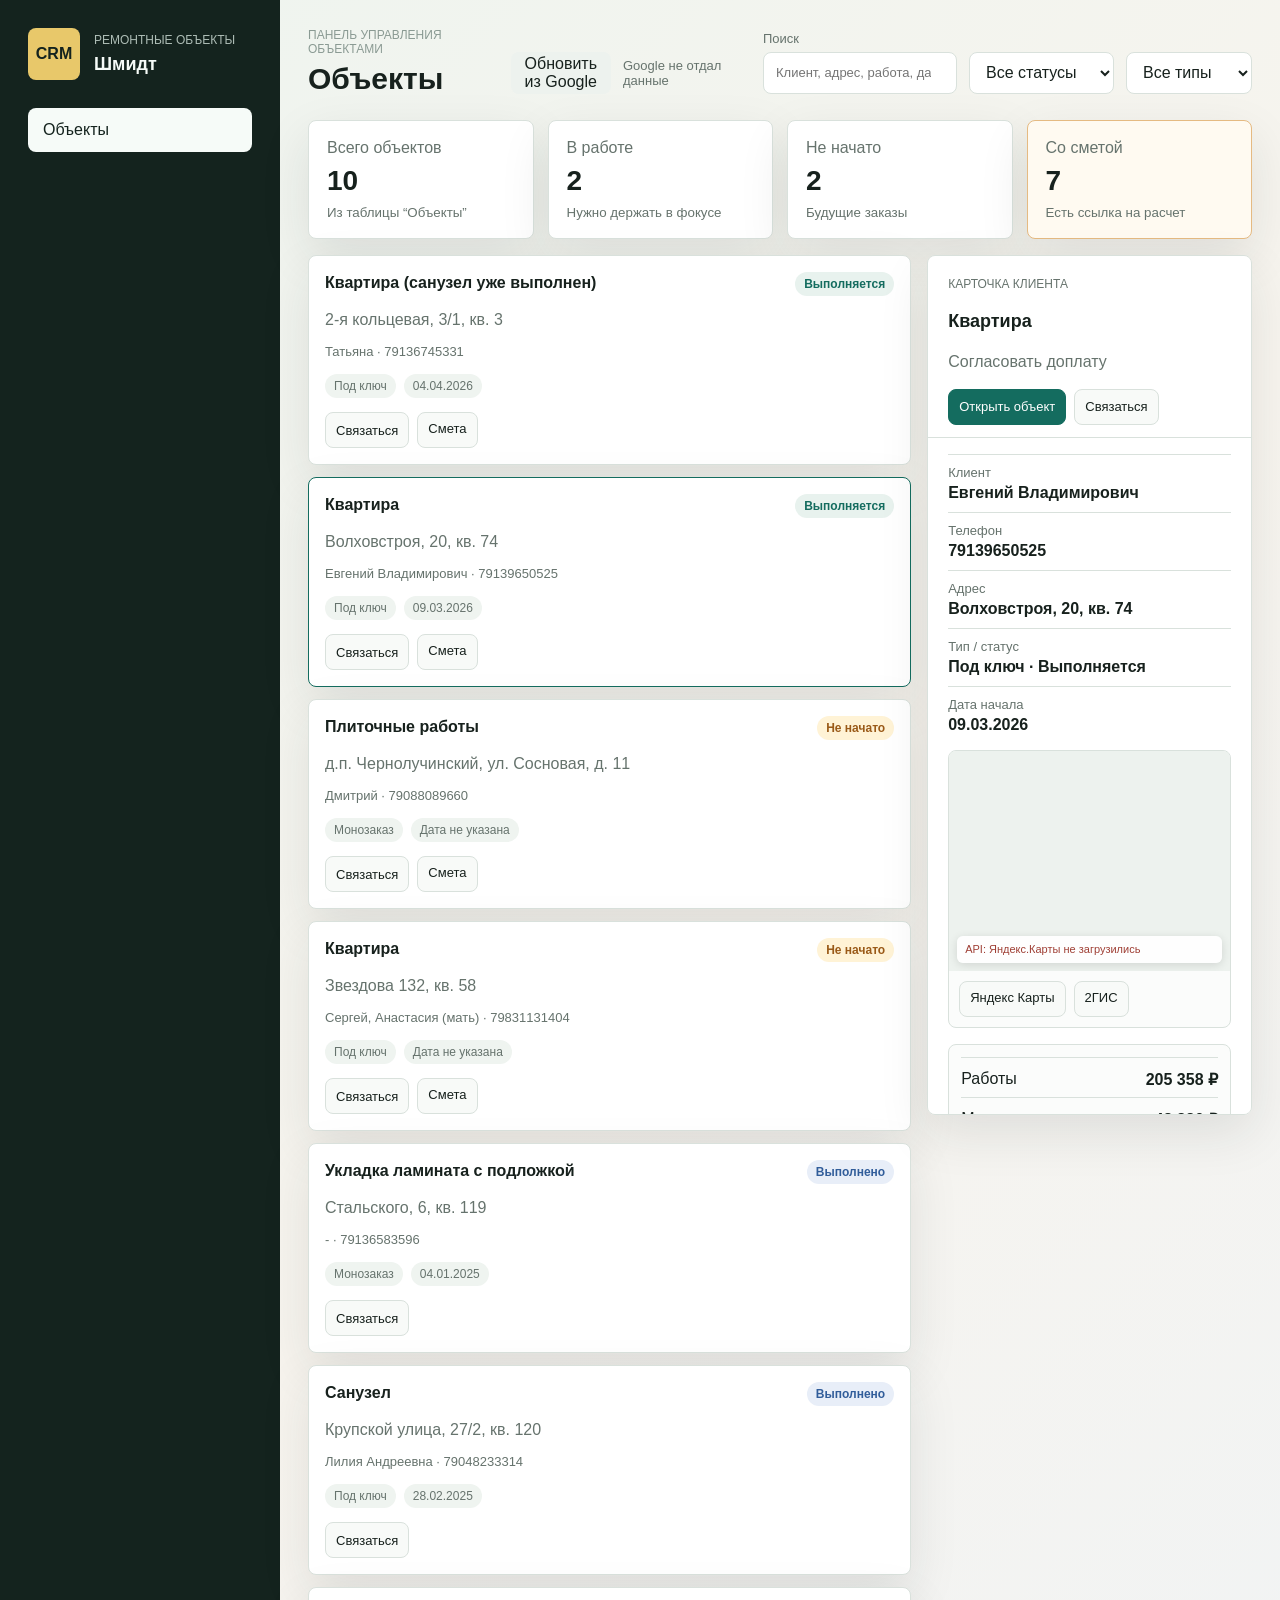
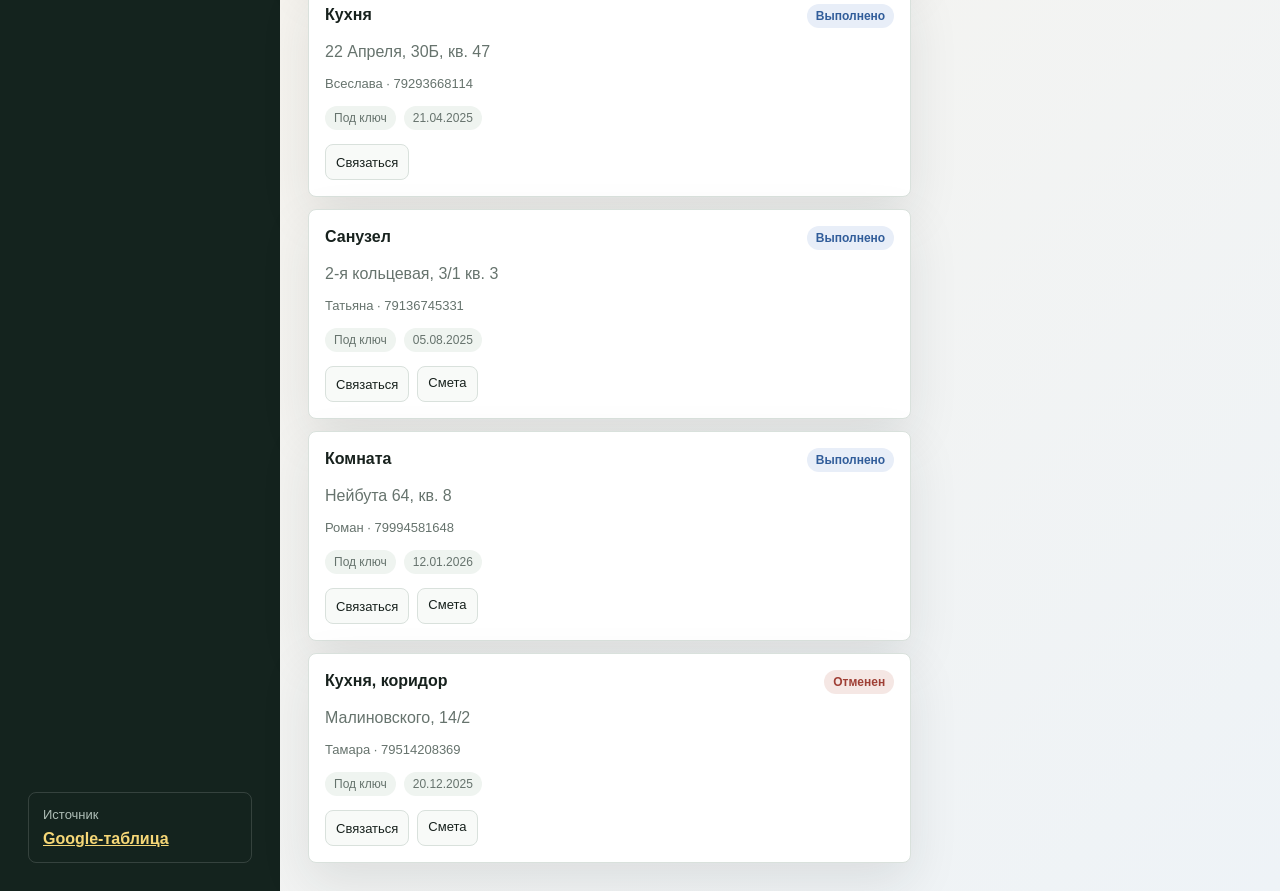
<file: index.html>
<!doctype html>
<html lang="ru">
  <head>
    <meta charset="UTF-8" />
    <meta name="viewport" content="width=device-width, initial-scale=1.0" />
    <title>CRM ремонта</title>
    <link rel="stylesheet" href="styles.css" />
  </head>
  <body>
    <div class="app-shell">
      <aside class="sidebar">
        <div class="brand">
          <div class="brand-mark">CRM</div>
          <div>
            <p class="eyebrow">Ремонтные объекты</p>
            <h1>Шмидт</h1>
          </div>
        </div>

        <nav class="nav" aria-label="Разделы CRM">
          <button class="nav-item active" data-view="objects" type="button">Объекты</button>
          <button class="nav-item object-nav" data-view="overview" type="button">Обзор</button>
          <button class="nav-item object-nav" data-view="rooms" type="button">Помещения</button>
          <button class="nav-item object-nav" data-view="works" type="button">Работы</button>
          <button class="nav-item object-nav" data-view="checks" type="button">Чеки</button>
        </nav>

        <div class="source-box">
          <span>Источник</span>
          <a href="https://docs.google.com/spreadsheets/d/1zVKZ6IrFY5RlruPvKlTjibdDbaqPr4kVgYNokngrAjU/edit" target="_blank" rel="noreferrer">Google-таблица</a>
        </div>
      </aside>

      <main class="workspace">
        <header class="topbar">
          <div>
            <p class="eyebrow" id="viewEyebrow">Панель управления объектами</p>
            <h2 id="viewTitle">Обзор</h2>
          </div>
          <div class="toolbar">
            <button class="ghost" id="syncGoogle" type="button">Обновить из Google</button>
            <span class="sync-status" id="syncStatus">Снимок данных</span>
            <label class="search">
              <span>Поиск</span>
              <input id="searchInput" type="search" placeholder="Клиент, адрес, работа, дата" />
            </label>
            <select id="statusFilter" aria-label="Фильтр статуса">
              <option value="all">Все статусы</option>
            </select>
            <select id="typeFilter" aria-label="Фильтр типа заказа">
              <option value="all">Все типы</option>
            </select>
          </div>
        </header>

        <section class="view active" id="objects">
          <div class="metric-grid object-metrics">
            <article class="metric">
              <span>Всего объектов</span>
              <strong id="objectsTotal">0</strong>
              <small>Из таблицы “Объекты”</small>
            </article>
            <article class="metric">
              <span>В работе</span>
              <strong id="activeObjects">0</strong>
              <small>Нужно держать в фокусе</small>
            </article>
            <article class="metric">
              <span>Не начато</span>
              <strong id="newObjects">0</strong>
              <small>Будущие заказы</small>
            </article>
            <article class="metric highlight">
              <span>Со сметой</span>
              <strong id="estimateObjects">0</strong>
              <small>Есть ссылка на расчет</small>
            </article>
          </div>

          <div class="objects-layout">
            <section class="objects-board" id="objectsBoard"></section>
            <aside class="client-panel" id="clientPanel"></aside>
          </div>
        </section>

        <section class="view" id="overview">
          <div class="metric-grid">
            <article class="metric">
              <span>Работы</span>
              <strong id="laborTotal">0 ₽</strong>
              <small>Сумма по всем помещениям</small>
            </article>
            <article class="metric">
              <span>Материалы</span>
              <strong id="materialsTotal">0 ₽</strong>
              <small>По чекам из таблицы</small>
            </article>
            <article class="metric">
              <span>Получено</span>
              <strong id="receivedTotal">0 ₽</strong>
              <small>Оплаты от клиента</small>
            </article>
            <article class="metric highlight">
              <span>Остаток</span>
              <strong id="balanceTotal">0 ₽</strong>
              <small>Получено минус работы и материалы</small>
            </article>
          </div>

          <div class="overview-grid">
            <section class="panel wide">
              <div class="panel-head">
                <h3>Финансы объекта</h3>
                <span id="paymentStatus">Статус</span>
              </div>
              <div class="progress-wrap">
                <div class="progress-labels">
                  <span>Затраты</span>
                  <strong id="costProgressLabel">0%</strong>
                </div>
                <div class="progress"><div id="costProgress"></div></div>
              </div>
              <div class="money-breakdown" id="moneyBreakdown"></div>
            </section>

            <section class="panel">
              <div class="panel-head">
                <h3>Помещения по сумме</h3>
              </div>
              <div class="room-bars" id="roomBars"></div>
            </section>
          </div>
        </section>

        <section class="view" id="rooms">
          <div class="room-grid" id="roomCards"></div>
        </section>

        <section class="view" id="works">
          <div class="works-board" id="worksBoard"></div>
        </section>

        <section class="view" id="checks">
          <div class="checks-layout">
            <section class="panel">
              <div class="panel-head">
                <h3>Расходы по чекам</h3>
                <span id="checksCount">0 чеков</span>
              </div>
              <div class="receipt-list" id="checksList"></div>
            </section>
            <section class="panel">
              <div class="panel-head">
                <h3>Календарь затрат</h3>
              </div>
              <div class="timeline" id="checksTimeline"></div>
            </section>
          </div>
        </section>
      </main>
    </div>

    <script src="app.js?v=5"></script>
  </body>
</html>
</file>
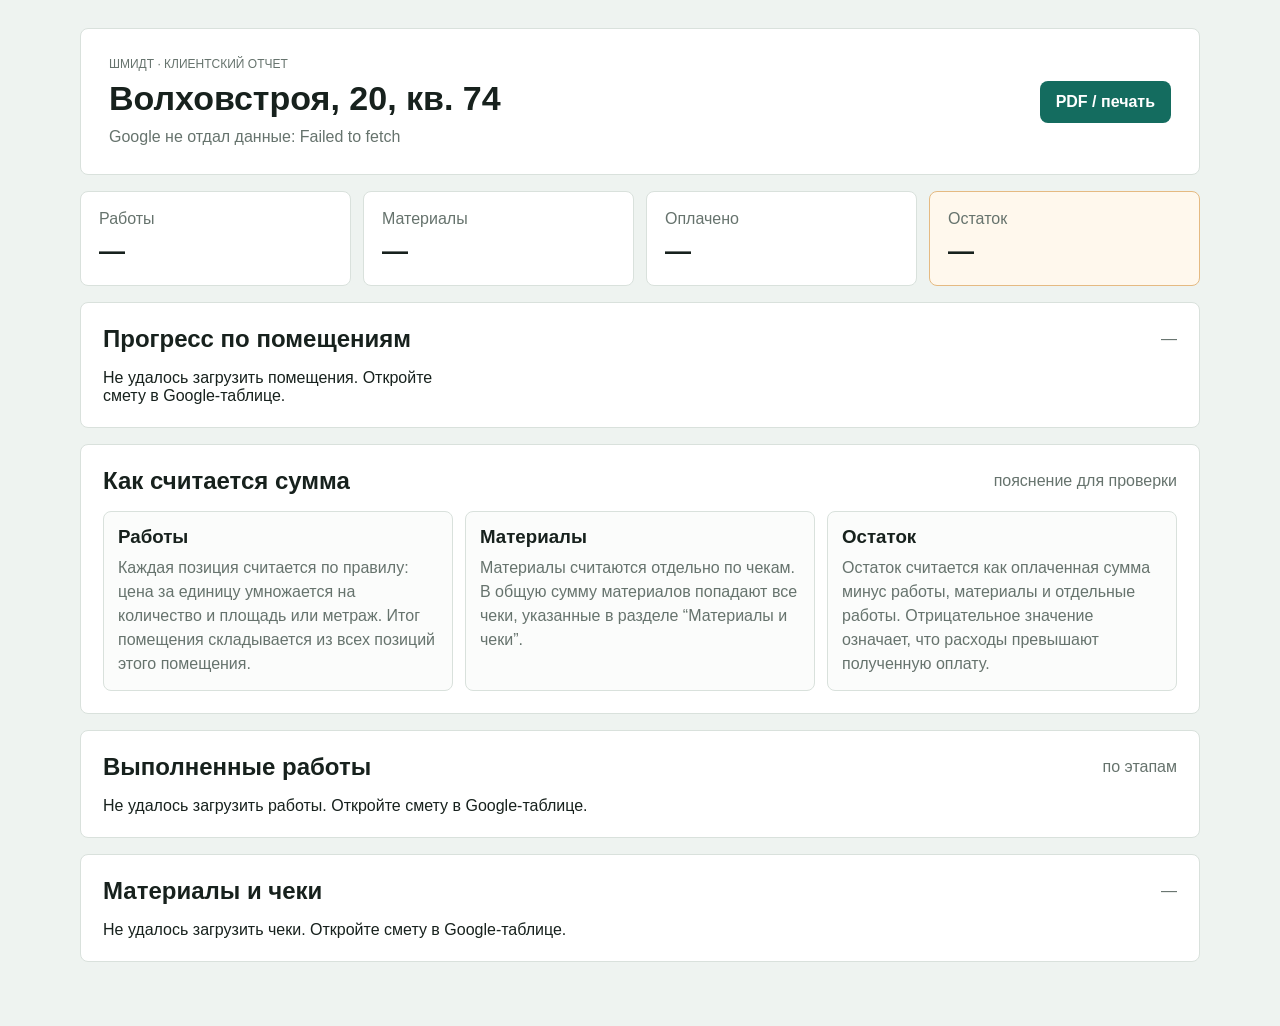
<file: client.html>
<!doctype html>
<html lang="ru">
  <head>
    <meta charset="UTF-8" />
    <meta name="viewport" content="width=device-width, initial-scale=1.0" />
    <title>Отчет клиента — Шмидт</title>
    <link rel="stylesheet" href="client.css" />
  </head>
  <body>
    <main class="client-report">
      <header class="report-hero">
        <div>
          <p class="eyebrow">Шмидт · клиентский отчет</p>
          <h1 id="reportTitle">Волховстроя, 20, кв. 74</h1>
          <p id="reportMeta">Квартира · Евгений Владимирович · обновляю данные...</p>
        </div>
        <button class="print-button" type="button" onclick="window.print()">PDF / печать</button>
      </header>

      <section class="summary-grid">
        <article>
          <span>Работы</span>
          <strong id="summaryLabor">—</strong>
        </article>
        <article>
          <span>Материалы</span>
          <strong id="summaryMaterials">—</strong>
        </article>
        <article>
          <span>Оплачено</span>
          <strong id="summaryReceived">—</strong>
        </article>
        <article class="attention">
          <span>Остаток</span>
          <strong id="summaryBalance">—</strong>
        </article>
      </section>

      <section class="report-section">
        <div class="section-head">
          <h2>Прогресс по помещениям</h2>
          <span id="roomsCount">—</span>
        </div>
        <div class="rooms" id="rooms"></div>
      </section>

      <section class="report-section">
        <div class="section-head">
          <h2>Как считается сумма</h2>
          <span>пояснение для проверки</span>
        </div>
        <div class="formula-notes">
          <article>
            <h3>Работы</h3>
            <p>Каждая позиция считается по правилу: цена за единицу умножается на количество и площадь или метраж. Итог помещения складывается из всех позиций этого помещения.</p>
          </article>
          <article>
            <h3>Материалы</h3>
            <p>Материалы считаются отдельно по чекам. В общую сумму материалов попадают все чеки, указанные в разделе “Материалы и чеки”.</p>
          </article>
          <article>
            <h3>Остаток</h3>
            <p>Остаток считается как оплаченная сумма минус работы, материалы и отдельные работы. Отрицательное значение означает, что расходы превышают полученную оплату.</p>
          </article>
        </div>
      </section>

      <section class="report-section">
        <div class="section-head">
          <h2>Выполненные работы</h2>
          <span>по этапам</span>
        </div>
        <div class="works" id="works"></div>
      </section>

      <section class="report-section">
        <div class="section-head">
          <h2>Материалы и чеки</h2>
          <span id="checksCount">—</span>
        </div>
        <div class="checks" id="checks"></div>
      </section>
    </main>

    <script src="crm-google.js?v=2"></script>
    <script src="client.js?v=2"></script>
  </body>
</html>
</file>
<file: styles.css>
:root {
  color-scheme: light;
  --ink: #17211d;
  --muted: #66736d;
  --line: #d9e1dc;
  --soft: #f5f7f2;
  --panel: #ffffff;
  --accent: #146c5f;
  --accent-2: #cf6f3e;
  --accent-3: #4169a8;
  --danger: #a34848;
  --shadow: 0 18px 50px rgba(31, 43, 37, 0.1);
}

* {
  box-sizing: border-box;
}

body {
  margin: 0;
  min-height: 100vh;
  background: linear-gradient(135deg, #eef4ef 0%, #f7f4ee 44%, #eef3f7 100%);
  color: var(--ink);
  font-family: Inter, "Segoe UI", Arial, sans-serif;
}

button,
input,
select {
  font: inherit;
}

a {
  color: inherit;
}

.app-shell {
  display: grid;
  grid-template-columns: 280px minmax(0, 1fr);
  min-height: 100vh;
}

.sidebar {
  background: #14231e;
  color: #f6fbf8;
  padding: 28px;
  display: flex;
  flex-direction: column;
  gap: 28px;
}

.brand {
  display: grid;
  grid-template-columns: 52px 1fr;
  gap: 14px;
  align-items: center;
}

.brand-mark {
  display: grid;
  place-items: center;
  width: 52px;
  height: 52px;
  border-radius: 8px;
  background: #e8c86a;
  color: #14231e;
  font-weight: 800;
}

.eyebrow {
  margin: 0 0 6px;
  color: #8a9a93;
  font-size: 12px;
  letter-spacing: 0;
  text-transform: uppercase;
}

.brand .eyebrow {
  color: #aebdb6;
}

h1,
h2,
h3 {
  margin: 0;
  letter-spacing: 0;
}

h1 {
  font-size: 18px;
  line-height: 1.25;
}

h2 {
  font-size: 30px;
}

h3 {
  font-size: 18px;
}

.nav {
  display: grid;
  gap: 8px;
}

.nav-item {
  border: 1px solid rgba(255, 255, 255, 0.08);
  border-radius: 8px;
  background: transparent;
  color: #d8e4de;
  padding: 12px 14px;
  text-align: left;
  cursor: pointer;
}

.nav-item.active,
.nav-item:hover {
  background: #f6fbf8;
  color: #14231e;
}

.object-nav {
  display: none;
}

.object-open .object-nav {
  display: block;
}

.source-box {
  margin-top: auto;
  border: 1px solid rgba(255, 255, 255, 0.14);
  border-radius: 8px;
  padding: 14px;
  display: grid;
  gap: 8px;
}

.source-box span {
  color: #aebdb6;
  font-size: 13px;
}

.source-box a {
  color: #f6d777;
  font-weight: 700;
}

.workspace {
  padding: 28px;
  min-width: 0;
}

.topbar {
  display: flex;
  justify-content: space-between;
  gap: 20px;
  align-items: center;
  margin-bottom: 24px;
}

.toolbar {
  display: flex;
  gap: 12px;
  align-items: end;
}

.back-button {
  display: none;
}

.object-open .back-button {
  display: inline-flex;
  align-items: center;
}

.sync-status {
  align-self: end;
  display: inline-flex;
  align-items: center;
  color: var(--muted);
  font-size: 13px;
  min-height: 42px;
  min-width: 128px;
}

.object-open #statusFilter,
.object-open #typeFilter {
  display: none;
}

.search {
  display: grid;
  gap: 6px;
  color: var(--muted);
  font-size: 13px;
}

input,
select {
  min-height: 42px;
  border: 1px solid var(--line);
  border-radius: 8px;
  background: #fff;
  color: var(--ink);
  padding: 0 12px;
}

.view {
  display: none;
}

.view.active {
  display: block;
}

.metric-grid {
  display: grid;
  grid-template-columns: repeat(4, minmax(0, 1fr));
  gap: 14px;
  margin-bottom: 16px;
}

.metric,
.panel {
  background: var(--panel);
  border: 1px solid var(--line);
  border-radius: 8px;
  box-shadow: var(--shadow);
}

.metric {
  padding: 18px;
  display: grid;
  gap: 8px;
}

.metric span,
.metric small {
  color: var(--muted);
}

.metric strong {
  font-size: 28px;
}

.metric.highlight {
  border-color: #e5ba82;
  background: #fffaf1;
}

.overview-grid {
  display: grid;
  grid-template-columns: minmax(0, 1.35fr) minmax(320px, 0.65fr);
  gap: 16px;
}

.objects-layout {
  display: grid;
  grid-template-columns: minmax(0, 1.3fr) minmax(320px, 0.7fr);
  gap: 16px;
  align-items: start;
}

.objects-board {
  display: grid;
  gap: 16px;
  align-self: start;
}

.status-lane {
  display: grid;
  gap: 10px;
}

.lane-title {
  display: flex;
  align-items: center;
  justify-content: space-between;
  gap: 12px;
}

.object-list {
  display: grid;
  grid-template-columns: repeat(auto-fit, minmax(310px, 1fr));
  grid-auto-rows: minmax(210px, auto);
  gap: 12px;
  align-items: stretch;
}

.unified-object-list {
  width: 100%;
}

.object-card,
.client-panel {
  background: #fff;
  border: 1px solid var(--line);
  border-radius: 8px;
  box-shadow: var(--shadow);
}

.object-card {
  padding: 16px;
  display: flex;
  flex-direction: column;
  gap: 12px;
  cursor: pointer;
  min-height: 210px;
  height: auto;
}

.object-card > .object-actions {
  margin-top: auto;
}

.object-card.active,
.object-card:hover {
  border-color: var(--accent);
}

.object-card h3 {
  font-size: 16px;
  line-height: 1.35;
}

.object-card-head {
  display: flex;
  justify-content: space-between;
  gap: 12px;
  align-items: flex-start;
}

.status-chip {
  border-radius: 999px;
  padding: 5px 9px;
  font-size: 12px;
  font-weight: 700;
  white-space: nowrap;
}

.status-active {
  background: #e8f2ee;
  color: #146c5f;
}

.status-new {
  background: #fff3d6;
  color: #9a5a18;
}

.status-done {
  background: #e8eef8;
  color: #315d9a;
}

.status-cancelled {
  background: #f5e7e4;
  color: #9f3f35;
}

.status-neutral {
  background: #eff4f0;
  color: var(--muted);
}

.object-card p,
.client-panel p {
  margin: 0;
  color: var(--muted);
  line-height: 1.45;
}

.client-line {
  font-size: 13px;
}

.object-meta {
  display: flex;
  flex-wrap: wrap;
  gap: 8px;
  align-items: flex-start;
}

.object-actions {
  display: flex;
  flex-wrap: wrap;
  gap: 8px;
  align-items: flex-start;
}

.action-link,
.action-button,
.contact-summary {
  border: 1px solid var(--line);
  border-radius: 8px;
  background: #f8faf8;
  color: var(--ink);
  min-height: 36px;
  padding: 8px 10px;
  text-decoration: none;
  font-size: 13px;
  cursor: pointer;
}

.action-link.primary {
  background: var(--accent);
  color: #fff;
  border-color: var(--accent);
}

.primary-action {
  background: var(--accent);
  color: #fff;
  border-color: var(--accent);
}

.client-main-actions {
  background: #fff;
  border-bottom: 1px solid var(--line);
  margin: 0 -20px;
  padding: 0 20px 12px;
}

.contact-menu {
  position: relative;
}

.contact-menu[open] .contact-summary {
  border-color: var(--accent);
}

.contact-summary {
  display: inline-flex;
  align-items: center;
  list-style: none;
}

.contact-summary::-webkit-details-marker {
  display: none;
}

.contact-options {
  position: absolute;
  z-index: 5;
  top: calc(100% + 6px);
  left: 0;
  min-width: 150px;
  background: #fff;
  border: 1px solid var(--line);
  border-radius: 8px;
  box-shadow: var(--shadow);
  padding: 6px;
  display: grid;
  gap: 4px;
}

.contact-options a {
  border-radius: 6px;
  color: var(--ink);
  padding: 9px 10px;
  text-decoration: none;
}

.contact-options a:hover {
  background: #edf2ee;
}

.client-panel {
  padding: 20px;
  align-self: start;
  position: sticky;
  top: 20px;
  max-height: calc(100vh - 40px);
  overflow: auto;
  display: grid;
  gap: 16px;
}

.client-panel h3 {
  line-height: 1.35;
}

.client-details {
  display: grid;
  gap: 10px;
}

.detail-row {
  display: grid;
  gap: 4px;
  border-top: 1px solid var(--line);
  padding-top: 10px;
}

.detail-row span {
  color: var(--muted);
  font-size: 13px;
}

.detail-row strong {
  overflow-wrap: anywhere;
}

.finance-mini {
  border: 1px solid var(--line);
  border-radius: 8px;
  padding: 12px;
  display: grid;
  gap: 8px;
  background: #fbfcfb;
}

.map-card {
  border: 1px solid var(--line);
  border-radius: 8px;
  overflow: hidden;
  background: #fbfcfb;
}

.map-frame {
  position: relative;
  height: 220px;
  overflow: hidden;
}

.yandex-map,
.map-canvas,
.map-card iframe {
  display: block;
  width: 100%;
  height: 100%;
  border: 0;
}

.yandex-map {
  position: relative;
  background: #edf2ee;
  color: var(--muted);
}

.map-canvas {
  position: absolute;
  inset: 0;
}

.map-loader {
  position: absolute;
  inset: 0;
  display: grid;
  place-items: center;
  background: #edf2ee;
  color: var(--muted);
  z-index: 2;
}

.map-loader[hidden] {
  display: none;
}

.map-fallback {
  display: grid;
  height: 100%;
  place-items: center;
  padding: 18px;
  color: var(--muted);
  text-align: center;
}

.map-debug {
  position: absolute;
  right: 8px;
  bottom: 8px;
  left: 8px;
  max-height: 72px;
  overflow: auto;
  border-radius: 6px;
  background: rgba(255, 255, 255, 0.92);
  color: #9f3f35;
  font-size: 11px;
  line-height: 1.35;
  padding: 6px 8px;
  box-shadow: 0 2px 10px rgba(0, 0, 0, 0.12);
}

.map-card .object-actions {
  padding: 10px;
}

.panel {
  padding: 20px;
}

.panel-head {
  display: flex;
  align-items: center;
  justify-content: space-between;
  gap: 12px;
  margin-bottom: 16px;
}

.panel-head span {
  color: var(--accent);
  font-weight: 700;
}

.progress-wrap {
  display: grid;
  gap: 8px;
  margin-bottom: 18px;
}

.progress-labels,
.breakdown-row,
.room-total,
.receipt-row {
  display: flex;
  justify-content: space-between;
  gap: 12px;
  align-items: center;
}

.progress {
  height: 14px;
  background: #e5ebe7;
  border-radius: 999px;
  overflow: hidden;
}

.progress div {
  width: 0;
  height: 100%;
  background: linear-gradient(90deg, var(--accent), var(--accent-2));
}

.money-breakdown,
.room-bars,
.receipt-list,
.timeline {
  display: grid;
  gap: 12px;
}

.breakdown-row {
  border-top: 1px solid var(--line);
  padding-top: 12px;
}

.bar-row {
  display: grid;
  gap: 6px;
}

.bar-meta {
  display: flex;
  justify-content: space-between;
  gap: 12px;
  font-size: 14px;
}

.bar-track {
  height: 10px;
  background: #e9eee9;
  border-radius: 999px;
  overflow: hidden;
}

.bar-fill {
  height: 100%;
  background: var(--accent-3);
}

.room-grid {
  display: grid;
  grid-template-columns: repeat(3, minmax(0, 1fr));
  gap: 14px;
}

.room-card {
  background: #fff;
  border: 1px solid var(--line);
  border-radius: 8px;
  padding: 18px;
  display: grid;
  gap: 14px;
  align-content: start;
  min-height: 210px;
}

.room-card-head {
  display: flex;
  justify-content: space-between;
  align-items: flex-start;
  gap: 14px;
}

.room-card h3 {
  margin: 0;
  min-width: 0;
  line-height: 1.25;
}

.room-sum {
  flex: 0 0 auto;
  border-radius: 999px;
  background: #eff4f0;
  color: #405149;
  padding: 6px 10px;
  font-size: 14px;
  line-height: 1;
  white-space: nowrap;
}

.room-card dl {
  display: grid;
  grid-template-columns: 1fr auto;
  gap: 8px 12px;
  margin: 0;
}

.room-card dt {
  color: var(--muted);
}

.room-card dd {
  margin: 0;
  font-weight: 700;
  text-align: right;
}

.room-total {
  margin-top: auto;
  padding-top: 10px;
  border-top: 1px solid var(--line);
}

.table-shell {
  overflow: auto;
  background: #fff;
  border: 1px solid var(--line);
  border-radius: 8px;
  box-shadow: var(--shadow);
}

table {
  width: 100%;
  border-collapse: collapse;
  min-width: 860px;
}

th,
td {
  padding: 13px 14px;
  border-bottom: 1px solid var(--line);
  text-align: left;
}

th {
  background: #edf2ee;
  font-size: 13px;
  color: #41524a;
}

td:last-child,
td:nth-child(3),
td:nth-child(4),
td:nth-child(5) {
  font-weight: 700;
}

.checks-layout {
  display: grid;
  grid-template-columns: minmax(320px, 0.8fr) minmax(0, 1.2fr);
  gap: 16px;
}

.receipt-row,
.timeline-row {
  border: 1px solid var(--line);
  border-radius: 8px;
  padding: 12px;
}

.timeline-row {
  display: grid;
  grid-template-columns: 58px 1fr auto;
  gap: 12px;
  align-items: center;
}

.timeline-line {
  height: 8px;
  border-radius: 999px;
  background: var(--accent-2);
}

.ghost {
  min-height: 42px;
  border: 0;
  border-radius: 8px;
  padding: 0 14px;
  cursor: pointer;
}

.ghost {
  background: #edf2ee;
  color: var(--ink);
}

.pill {
  border-radius: 999px;
  background: #eff4f0;
  color: var(--muted);
  padding: 5px 9px;
  font-size: 12px;
  white-space: nowrap;
}

.warning-pill {
  background: #fff3d6;
  color: #9a5a18;
}

.empty {
  color: var(--muted);
  padding: 18px;
  text-align: center;
}

.works-board {
  display: grid;
  gap: 16px;
}

.work-room {
  background: #fff;
  border: 1px solid var(--line);
  border-radius: 8px;
  box-shadow: var(--shadow);
  overflow: hidden;
}

.work-room-head {
  display: flex;
  justify-content: space-between;
  gap: 12px;
  align-items: center;
  padding: 16px 18px;
  background: #edf2ee;
}

.stage-grid {
  display: grid;
  grid-template-columns: repeat(2, minmax(0, 1fr));
  gap: 14px;
  padding: 16px;
}

.stage-panel {
  border: 1px solid var(--line);
  border-radius: 8px;
  overflow: hidden;
}

.stage-title {
  display: flex;
  justify-content: space-between;
  gap: 12px;
  align-items: center;
  padding: 12px 14px;
  background: #fbfcfb;
  border-bottom: 1px solid var(--line);
}

.work-row {
  display: grid;
  grid-template-columns: minmax(180px, 1fr) 90px 70px 90px 105px;
  gap: 10px;
  align-items: center;
  padding: 12px 14px;
  border-bottom: 1px solid var(--line);
}

.work-row:last-child {
  border-bottom: 0;
}

.work-row span:not(:first-child) {
  font-weight: 700;
}

.work-row-head {
  background: #fbfcfb;
  color: var(--muted);
  font-size: 13px;
}

.work-row-head span:not(:first-child) {
  font-weight: 400;
}

@media (max-width: 980px) {
  .app-shell {
    grid-template-columns: 1fr;
  }

  .sidebar {
    position: static;
  }

  .nav {
    grid-template-columns: repeat(6, minmax(0, 1fr));
  }

  .nav-item {
    text-align: center;
  }

  .metric-grid,
  .overview-grid,
  .objects-layout,
  .room-grid,
  .checks-layout {
    grid-template-columns: 1fr;
  }

  .object-list {
    grid-template-columns: 1fr;
  }

  .client-panel {
    position: static;
  }

  .topbar {
    align-items: stretch;
    flex-direction: column;
  }

  .toolbar {
    align-items: stretch;
    flex-direction: column;
  }

  .stage-grid {
    grid-template-columns: 1fr;
  }

  .work-row {
    grid-template-columns: 1fr 1fr;
  }
}

@media (max-width: 620px) {
  .workspace,
  .sidebar {
    padding: 18px;
  }

  .brand {
    grid-template-columns: 1fr;
  }

  .nav {
    grid-template-columns: 1fr 1fr;
  }

  .metric strong {
    font-size: 22px;
  }

  .timeline-row {
    grid-template-columns: 1fr;
  }
}
</file>
<file: client.css>
:root {
  --ink: #17211d;
  --muted: #66736d;
  --line: #d9e1dc;
  --soft: #f5f7f2;
  --accent: #146c5f;
  --accent-2: #cf6f3e;
}

* {
  box-sizing: border-box;
}

body {
  margin: 0;
  background: #eef3f0;
  color: var(--ink);
  font-family: Inter, "Segoe UI", Arial, sans-serif;
}

.client-report {
  width: min(1120px, calc(100% - 32px));
  margin: 0 auto;
  padding: 28px 0 48px;
}

.report-hero,
.report-section,
.summary-grid article {
  background: #fff;
  border: 1px solid var(--line);
  border-radius: 8px;
}

.report-hero {
  display: flex;
  justify-content: space-between;
  gap: 20px;
  align-items: center;
  padding: 28px;
  margin-bottom: 16px;
}

.eyebrow {
  margin: 0 0 8px;
  color: var(--muted);
  font-size: 12px;
  letter-spacing: 0;
  text-transform: uppercase;
}

h1,
h2,
h3,
p {
  margin: 0;
  letter-spacing: 0;
}

h1 {
  font-size: 34px;
}

.report-hero p:last-child {
  margin-top: 10px;
  color: var(--muted);
}

.print-button {
  min-height: 42px;
  border: 0;
  border-radius: 8px;
  background: var(--accent);
  color: #fff;
  padding: 0 16px;
  font: inherit;
  font-weight: 700;
  cursor: pointer;
}

.summary-grid {
  display: grid;
  grid-template-columns: repeat(4, minmax(0, 1fr));
  gap: 12px;
  margin-bottom: 16px;
}

.summary-grid article {
  padding: 18px;
  display: grid;
  gap: 8px;
}

.summary-grid span,
.section-head span,
.room-card small,
.work-row span:not(:first-child),
.check-row span {
  color: var(--muted);
}

.summary-grid strong {
  font-size: 26px;
}

.summary-grid .attention {
  background: #fff8ed;
  border-color: #e5ba82;
}

.report-section {
  padding: 22px;
  margin-bottom: 16px;
}

.section-head {
  display: flex;
  justify-content: space-between;
  gap: 16px;
  align-items: center;
  margin-bottom: 16px;
}

.rooms {
  display: grid;
  grid-template-columns: repeat(3, minmax(0, 1fr));
  gap: 12px;
}

.formula-notes {
  display: grid;
  grid-template-columns: repeat(3, minmax(0, 1fr));
  gap: 12px;
}

.formula-notes article {
  border: 1px solid var(--line);
  border-radius: 8px;
  padding: 14px;
  background: #fbfcfb;
}

.formula-notes h3 {
  margin-bottom: 8px;
}

.formula-notes p {
  color: var(--muted);
  line-height: 1.5;
}

.room-card {
  border: 1px solid var(--line);
  border-radius: 8px;
  padding: 14px;
  display: grid;
  gap: 10px;
}

.room-metrics {
  display: grid;
  grid-template-columns: 1fr auto;
  gap: 6px 10px;
  color: var(--muted);
  font-size: 13px;
}

.room-metrics strong {
  color: var(--ink);
  font-size: 13px;
}

.room-card strong {
  font-size: 20px;
}

.bar {
  height: 8px;
  background: #e8eee9;
  border-radius: 999px;
  overflow: hidden;
}

.bar div {
  height: 100%;
  background: var(--accent);
}

.works {
  display: grid;
  gap: 14px;
}

.work-room {
  border: 1px solid var(--line);
  border-radius: 8px;
  overflow: hidden;
}

.work-room h3 {
  display: flex;
  justify-content: space-between;
  gap: 12px;
  padding: 14px;
  background: var(--soft);
}

.stage {
  padding: 12px 14px;
  border-top: 1px solid var(--line);
}

.stage h4 {
  margin: 0 0 10px;
}

.work-row,
.check-row {
  display: grid;
  grid-template-columns: minmax(0, 1fr) 82px 64px 82px 98px;
  gap: 12px;
  padding: 8px 0;
  border-top: 1px solid #edf1ee;
  align-items: center;
}

.work-row span:first-child {
  min-width: 0;
}

.work-row span:not(:first-child),
.work-row strong {
  text-align: right;
}

.work-head {
  color: var(--muted);
  font-size: 13px;
}

.checks {
  columns: 2;
  column-gap: 20px;
}

.check-row {
  break-inside: avoid;
}

@media (max-width: 820px) {
  .report-hero,
  .section-head {
    align-items: stretch;
    flex-direction: column;
  }

  .summary-grid,
  .rooms,
  .formula-notes {
    grid-template-columns: 1fr;
  }

  .checks {
    columns: 1;
  }

  .work-row {
    grid-template-columns: 1fr 1fr;
  }

  .work-head {
    display: none;
  }
}

@media print {
  body {
    background: #fff;
  }

  .client-report {
    width: 100%;
    padding: 0;
  }

  .print-button {
    display: none;
  }

  .report-hero,
  .report-section,
  .summary-grid article {
    box-shadow: none;
    break-inside: avoid;
  }
}
</file>
